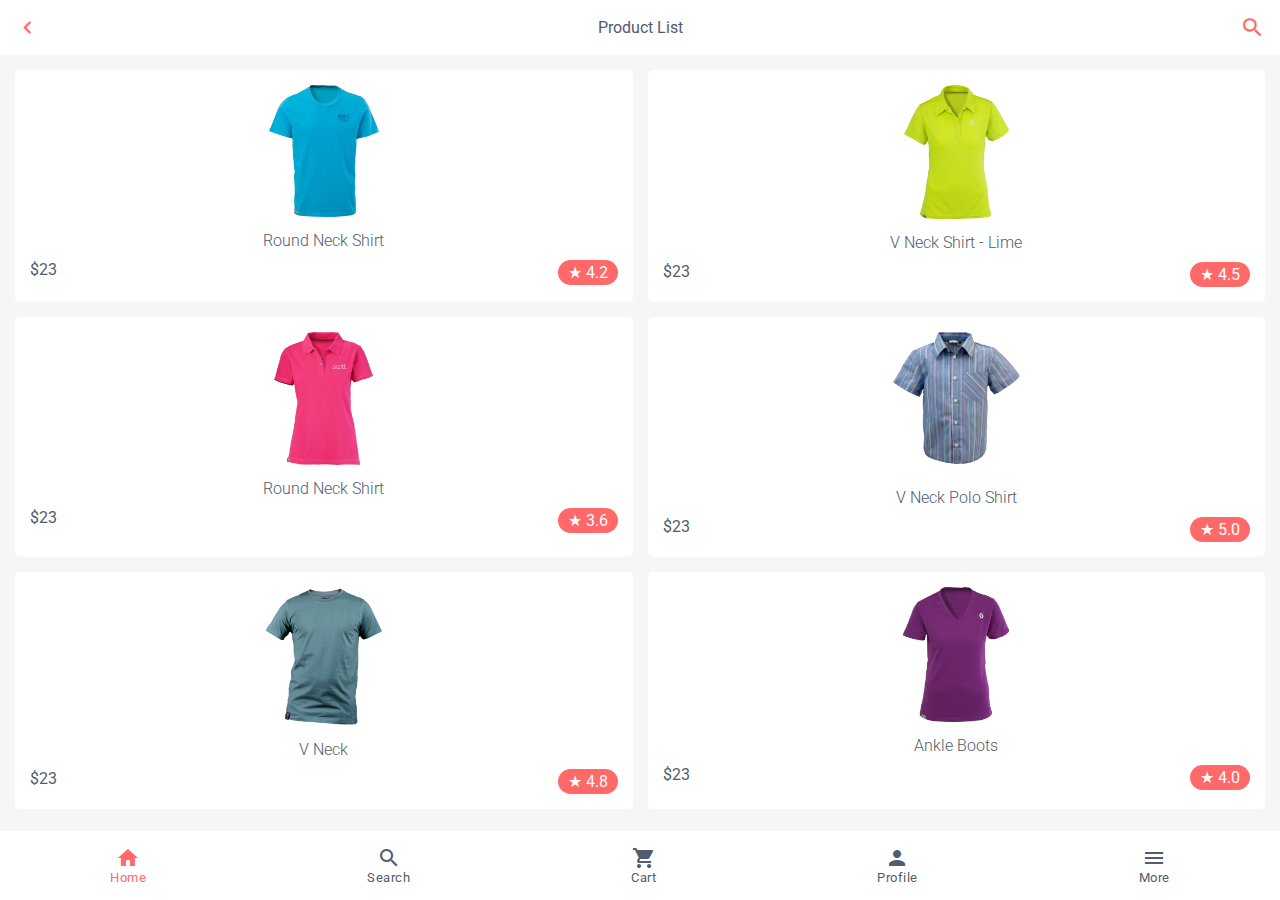
<file: index.html>
<!DOCTYPE html>
<html lang="en">
  <head>
    <meta charset="UTF-8" />
    <meta name="viewport" content="width=device-width, initial-scale=1.0" />
    <meta http-equiv="X-UA-Compatible" content="ie=edge" />
    <title>Shop App</title>
    <link
      href="https://fonts.googleapis.com/icon?family=Material+Icons"
      rel="stylesheet"
    />
    <link
      href="https://fonts.googleapis.com/css?family=Roboto:300,400,500,700&display=swap"
      rel="stylesheet"
    />
    <link rel="stylesheet" href="css/style.css" />
  </head>
  <body>
    <header class="header">
      <i class="material-icons">chevron_left</i>
      Product List
      <i class="material-icons">search</i>
    </header>
    <div class="container">
      <ul class="product-list">
        <li>
          <img src="images/Image 9.svg" alt="" />
          <h3>Round Neck Shirt</h3>
          <h4>$23<span>&#9733; 4.2</span></h4>
        </li>
        <li>
          <img src="images/Image 8.svg" alt="" />
          <h3>V Neck Shirt - Lime</h3>
          <h4>$23<span>&#9733; 4.5</span></h4>
        </li>
        <li>
          <img src="images/Image 13.svg" alt="" />
          <h3>Round Neck Shirt</h3>
          <h4>$23<span>&#9733; 3.6</span></h4>
        </li>
        <li>
          <img src="images/Image 12.svg" alt="" />
          <h3>V Neck Polo Shirt</h3>
          <h4>$23<span>&#9733; 5.0</span></h4>
        </li>
        <li>
          <img src="images/Image 11.svg" alt="" />
          <h3>V Neck</h3>
          <h4>$23<span>&#9733; 4.8</span></h4>
        </li>
        <li>
          <img src="images/Image 10.svg" alt="" />
          <h3>Ankle Boots</h3>
          <h4>$23<span>&#9733; 4.0 </span></h4>
        </li>
      </ul>
    </div>
    <ul class="main-menu">
      <li class="active">
        <i class="material-icons">home</i>
        Home
      </li>
      <li>
        <i class="material-icons">search</i>
        Search
      </li>
      <li>
        <i class="material-icons">shopping_cart</i>
        Cart
      </li>
      <li>
        <i class="material-icons">person</i>
        Profile
      </li>
      <li>
        <i class="material-icons">menu</i>
        More
      </li>
    </ul>
  </body>
</html>
</file>
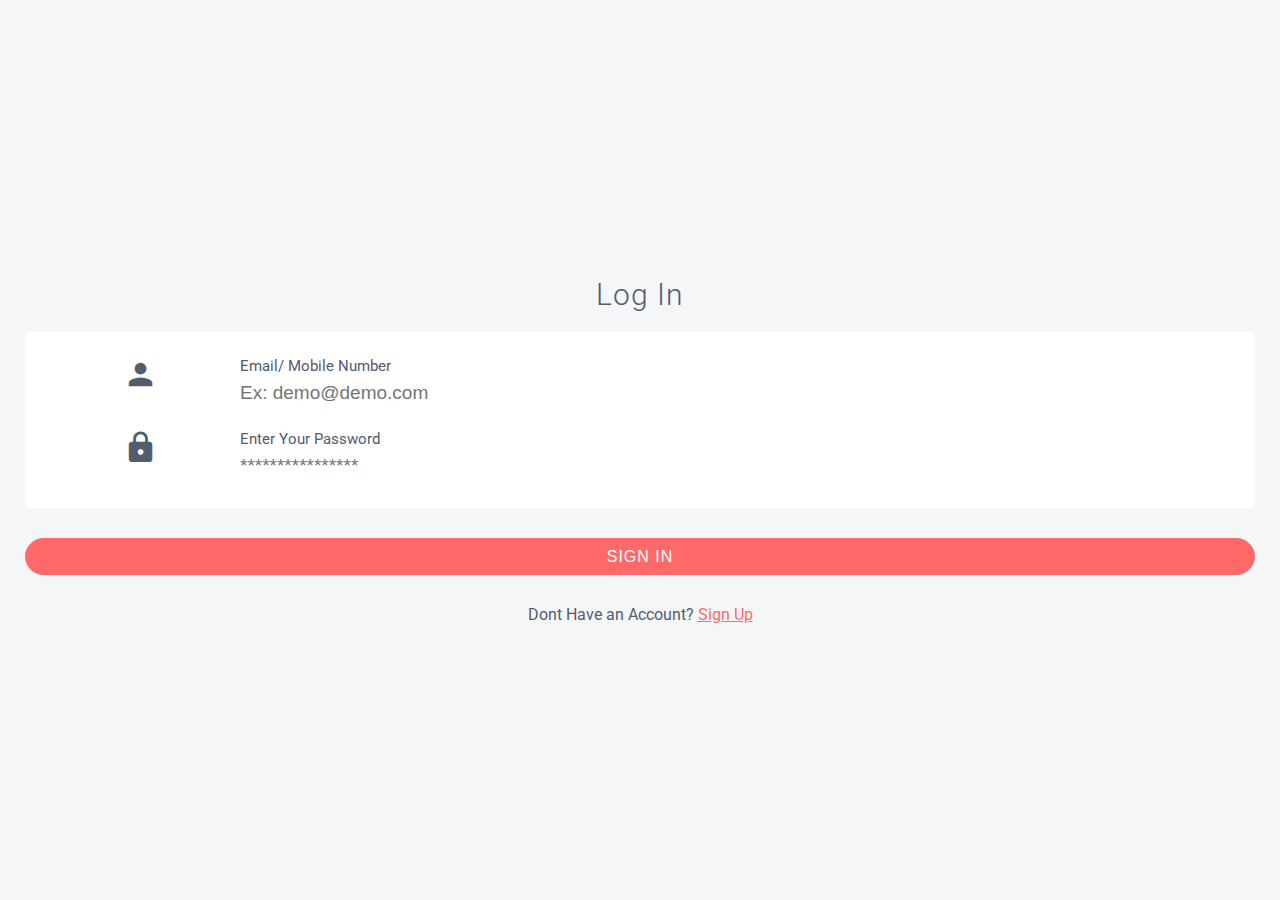
<file: login.html>
<!DOCTYPE html>
<html lang="en">
  <head>
    <meta charset="UTF-8" />
    <meta name="viewport" content="width=device-width, initial-scale=1.0" />
    <meta http-equiv="X-UA-Compatible" content="ie=edge" />
    <title>Shop App</title>
    <link
      href="https://fonts.googleapis.com/icon?family=Material+Icons"
      rel="stylesheet"
    />
    <link
      href="https://fonts.googleapis.com/css?family=Roboto:300,400,500,700&display=swap"
      rel="stylesheet"
    />
    <link rel="stylesheet" href="css/style.css" />
  </head>
  <body>
    <div class="container">
      <div class="login-wrrap">
        <h3 class="sec-title">Log In</h3>
        <div class="card">
          <div class="form-wrrap">
            <i class="material-icons">person</i>
            <div class="form-group">
              <label>Email/ Mobile Number</label>
              <input type="text" placeholder="Ex: demo@demo.com" />
            </div>
          </div>
          <div class="form-wrrap">
            <i class="material-icons">lock</i>
            <div class="form-group">
              <label>Enter Your Password</label>
              <input type="password" placeholder="****************" />
            </div>
          </div>
        </div>
        <button>Sign In</button>
        <p>Dont Have an Account? <a href="!#">Sign Up</a></p>
      </div>
    </div>
  </body>
</html>
</file>
<file: css/style.css>
.login-wrrap button {
  width: 100%;
  line-height: 35px;
  margin: 30px 0;
  text-transform: uppercase;
  font-size: 16px;
  font-weight: 300;
  letter-spacing: 1px;
  cursor: pointer;
}

* {
  margin: 0;
  padding: 0;
  -webkit-box-sizing: border-box;
  box-sizing: border-box;
}

html,
body {
  min-height: 100%;
}

body {
  background: #f5f6f8;
  font-family: "Roboto", sans-serif;
  color: #515c6f;
}

a {
  color: #ff6969;
}

.container {
  padding: 0px 15px;
}

.header {
  background: white;
  margin-bottom: 15px;
  padding: 15px;
  display: -webkit-box;
  display: -ms-flexbox;
  display: flex;
  -webkit-box-pack: justify;
      -ms-flex-pack: justify;
          justify-content: space-between;
  -webkit-box-align: center;
      -ms-flex-align: center;
          align-items: center;
}

.header i {
  color: #ff6969;
  font-size: 25px;
}

.login-wrrap {
  height: 100vh;
  display: -webkit-box;
  display: -ms-flexbox;
  display: flex;
  -webkit-box-orient: vertical;
  -webkit-box-direction: normal;
      -ms-flex-direction: column;
          flex-direction: column;
  -webkit-box-align: center;
      -ms-flex-align: center;
          align-items: center;
  -webkit-box-pack: center;
      -ms-flex-pack: center;
          justify-content: center;
  padding: 0 10px;
}

.login-wrrap .sec-title {
  width: 100%;
  margin-bottom: 20px;
  text-align: center;
  letter-spacing: 1px;
  font-size: 30px;
  font-weight: 300;
}

.login-wrrap .card {
  background: white;
  padding: 15px;
  border-radius: 5px;
  width: 100%;
}

.login-wrrap .form-wrrap {
  display: -webkit-box;
  display: -ms-flexbox;
  display: flex;
  padding: 10px 0;
}

.login-wrrap .form-wrrap i {
  -webkit-box-flex: 2;
      -ms-flex: 2;
          flex: 2;
  text-align: center;
  color: #515c6f;
  font-size: 35px;
}

.login-wrrap .form-group {
  -webkit-box-flex: 10;
      -ms-flex: 10;
          flex: 10;
}

.login-wrrap .form-group label {
  display: block;
  width: 100%;
  color: #515c6f;
  font-size: 15px;
}

.login-wrrap .form-group input {
  border: transparent;
  background: transparent;
  line-height: 35px;
  color: #515c6f;
  font-size: 19px;
  font-weight: 300;
}

.login-wrrap button {
  background: #ff6969;
  border: 1px solid #ff6969;
  color: white;
  border-radius: 20px;
}

.login-wrrap button:hover {
  background: #ff3636;
  border: 1px solid #ff3636;
}

.product-list {
  display: -ms-grid;
  display: grid;
  -ms-grid-columns: (1fr)[2];
      grid-template-columns: repeat(2, 1fr);
  grid-gap: 15px;
  margin-bottom: 85px;
}

.product-list li {
  background: white;
  border-radius: 5px;
  padding: 15px;
  list-style: none;
  text-align: center;
}

.product-list h3 {
  font-weight: 300;
  font-size: 16px;
  margin: 10px 0;
}

.product-list h4 {
  text-align: left;
  font-weight: 400;
}

.product-list h4 span {
  float: right;
  background: #ff6969;
  color: white;
  padding: 0 10px;
  border-radius: 15px;
  line-height: 25px;
}

.main-menu {
  background: white;
  display: -webkit-box;
  display: -ms-flexbox;
  display: flex;
  -ms-flex-pack: distribute;
      justify-content: space-around;
  -webkit-box-align: center;
      -ms-flex-align: center;
          align-items: center;
  position: fixed;
  bottom: 0;
  z-index: 999;
  width: 100%;
}

.main-menu li {
  list-style: none;
  text-align: center;
  padding: 15px 15px;
  font-size: 13px;
  color: #515c6f;
  letter-spacing: 0.5px;
}

.main-menu li.active {
  color: #ff6969;
}

.main-menu i {
  display: block;
}
/*# sourceMappingURL=style.css.map */
</file>
